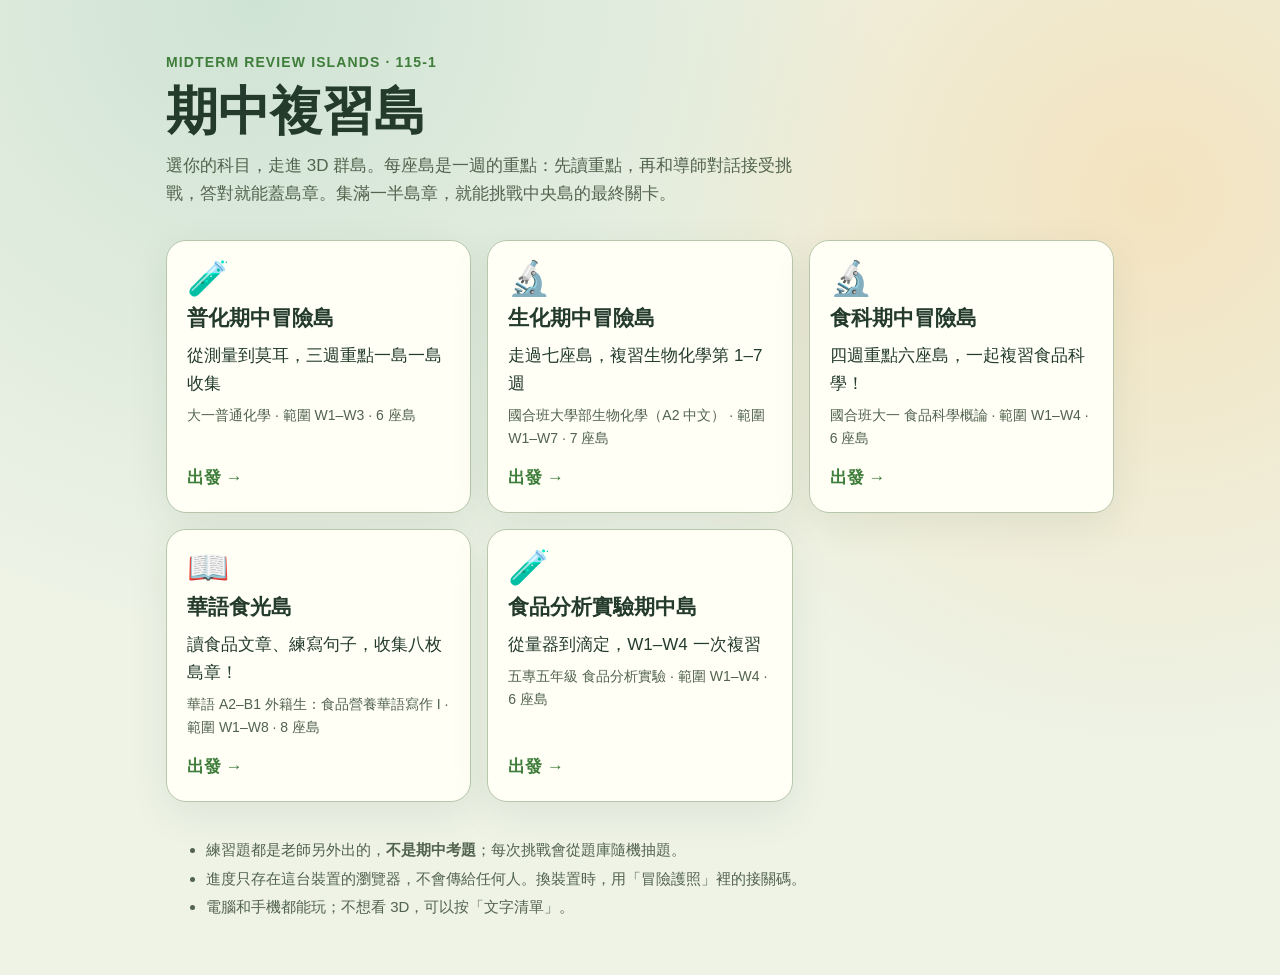
<file: docs/index.html>
<!doctype html>
<html lang="zh-Hant">
<head>
<meta charset="utf-8"><meta name="viewport" content="width=device-width,initial-scale=1">
<meta name="theme-color" content="#eef3e6">
<meta name="description" content="期中複習島：選你的科目，走進 3D 群島，讀重點、做練習、收集島章。">
<title>期中複習島</title>
<link rel="icon" href="data:image/svg+xml,%3Csvg xmlns='http://www.w3.org/2000/svg' viewBox='0 0 64 64'%3E%3Ctext y='50' font-size='48'%3E🏝️%3C/text%3E%3C/svg%3E">
<style>
:root{--bg:#eef3e6;--surface:#fffff6;--ink:#243b2c;--muted:#52634e;--line:#b8c7ac;--primary:#3f7d3a;--accent:#e3a33b;color-scheme:light}
@media (prefers-color-scheme:dark){:root{--bg:#1b2a20;--surface:#263b2c;--ink:#f0f5e7;--muted:#c1d0b8;--line:#61745e;--primary:#a9d699;color-scheme:dark}}
*{box-sizing:border-box}
body{margin:0;min-height:100vh;background:radial-gradient(circle at 20% 0%,#cfe3d4 0,transparent 45%),radial-gradient(circle at 90% 20%,#f3e3bf 0,transparent 40%),var(--bg);font:17px/1.65 "Microsoft JhengHei","Noto Sans TC",sans-serif;color:var(--ink)}
@media (prefers-color-scheme:dark){body{background:var(--bg)}}
main{max-width:980px;margin:0 auto;padding:48px 16px 40px}
.eyebrow{color:var(--primary);font-weight:700;letter-spacing:.08em;font-size:14px}
h1{font-size:clamp(32px,6vw,52px);line-height:1.15;margin:6px 0 10px}
.lead{color:var(--muted);max-width:640px;margin:0 0 32px}
.grid{display:grid;grid-template-columns:repeat(auto-fill,minmax(270px,1fr));gap:16px}
.card{display:flex;flex-direction:column;gap:6px;padding:20px;border:1px solid var(--line);border-radius:20px;background:var(--surface);color:inherit;text-decoration:none;box-shadow:0 12px 40px #1d3b2814;transition:transform .2s,border-color .2s}
.card:hover{transform:translateY(-3px);border-color:var(--primary)}
.card:focus-visible{outline:3px solid var(--accent);outline-offset:3px}
.icon{font-size:34px;line-height:1}
.card strong{font-size:21px}
.meta{font-size:14px;color:var(--muted)}
.go{margin-top:auto;padding-top:8px;color:var(--primary);font-weight:700}
.notes{margin-top:36px;font-size:15px;color:var(--muted)}
.notes li{margin-bottom:4px}
@media (prefers-reduced-motion:reduce){.card{transition:none}.card:hover{transform:none}}
</style>
</head>
<body>
<main>
<span class="eyebrow">MIDTERM REVIEW ISLANDS · 115-1</span>
<h1>期中複習島</h1>
<p class="lead">選你的科目，走進 3D 群島。每座島是一週的重點：先讀重點，再和導師對話接受挑戰，答對就能蓋島章。集滿一半島章，就能挑戰中央島的最終關卡。</p>
<div id="courses" class="grid" aria-live="polite"><p>載入科目中…</p></div>
<ul class="notes">
<li>練習題都是老師另外出的，<strong>不是期中考題</strong>；每次挑戰會從題庫隨機抽題。</li>
<li>進度只存在這台裝置的瀏覽器，不會傳給任何人。換裝置時，用「冒險護照」裡的接關碼。</li>
<li>電腦和手機都能玩；不想看 3D，可以按「文字清單」。</li>
</ul>
</main>
<script>
const esc=s=>String(s??'').replace(/[&<>"']/g,c=>({'&':'&amp;','<':'&lt;','>':'&gt;','"':'&quot;',"'":'&#39;'}[c]));
fetch('./data/courses.json').then(r=>{if(!r.ok)throw Error();return r.json()}).then(list=>{
 document.querySelector('#courses').innerHTML=list.map(c=>`<a class="card" href="play.html?c=${encodeURIComponent(c.id)}"><span class="icon" aria-hidden="true">${esc(c.icon)}</span><strong>${esc(c.title)}</strong><span>${esc(c.tagline)}</span><span class="meta">${esc(c.audience)} · 範圍 ${esc(c.scope)} · ${c.islands} 座島</span><span class="go">出發 →</span></a>`).join('');
}).catch(()=>{document.querySelector('#courses').innerHTML='<p>科目清單載入失敗，請重新整理。</p>'});
</script>
</body>
</html>
</file>
<file: docs/styles.css>
:root{--bg:#eef3e6;--surface:#fffff6;--ink:#243b2c;--muted:#52634e;--line:#b8c7ac;--primary:#3f7d3a;--accent:#e3a33b;--shadow:0 18px 60px #1d3b2820;color-scheme:light}html[data-theme=tundra]{--bg:#dfe8d3;--surface:#f7f9ef;--ink:#29392d;--muted:#4f604e;--line:#a9b99f}html[data-theme=deep]{--bg:#1b2a20;--surface:#263b2c;--ink:#f0f5e7;--muted:#c1d0b8;--line:#61745e;--primary:#a9d699;color-scheme:dark}*{box-sizing:border-box}body{margin:0;background:var(--bg);font:17px/1.65 "Microsoft JhengHei","Noto Sans TC",sans-serif;color:var(--ink);overflow:hidden}button,input,select,textarea{font:inherit}button,a,input,select,textarea{-webkit-tap-highlight-color:transparent}button{min-height:44px;min-width:44px;padding:9px 15px;border:1px solid var(--line);border-radius:14px;background:var(--surface);color:var(--ink);cursor:pointer;transition:background .2s,transform .2s}button:hover{background:var(--bg);border-color:var(--primary)}button:active{transform:translateY(1px)}button:disabled{opacity:.5;cursor:not-allowed}button:focus-visible,a:focus-visible,input:focus-visible,select:focus-visible,textarea:focus-visible{outline:3px solid var(--accent);outline-offset:3px}button.primary,.primary{background:var(--primary);color:var(--surface);border-color:var(--primary)}html[data-theme=deep] .primary{color:#182c1c}button[aria-pressed=true],button.active{box-shadow:inset 0 0 0 2px var(--primary);background:var(--bg)}[hidden]{display:none!important}h1,h2,h3,p{margin-top:0}h2{font-size:25px;line-height:1.4}h3{font-size:20px}small,.muted{color:var(--muted);font-size:14px}.row{display:flex;align-items:center;justify-content:space-between;gap:12px}.wide{width:100%}#world,#labels{position:fixed;inset:0}#world canvas{display:block;width:100%;height:100%;touch-action:none}#labels{pointer-events:none;overflow:hidden}.island-label{position:absolute;pointer-events:auto;transform:translate(-50%,-100%);white-space:nowrap;font-size:14px;font-weight:700;padding:6px 12px;border-radius:10px;box-shadow:0 4px 16px #16352320;background:#fffff3ed;color:#253c2c;border-color:#b8c7ac}.island-label small{display:block;font-size:11px;line-height:1.3;color:#52634e}.topbar{position:fixed;top:0;left:0;right:0;display:flex;align-items:center;justify-content:space-between;padding:24px 34px;pointer-events:none;z-index:3}.topbar>*{pointer-events:auto}.brand{display:flex;align-items:center;gap:12px;color:var(--ink);text-decoration:none;font-size:23px;font-weight:900}.brand small{display:block;font-size:9px;letter-spacing:3px;font-weight:600}.brandmark{display:grid;place-items:center;background:var(--primary);color:var(--surface);height:48px;width:48px;border-radius:16px;font-size:32px}.top-actions{display:flex;gap:9px;align-items:center}#clock{font-size:13px;padding-right:10px}.intro{position:fixed;top:142px;left:42px;width:310px;pointer-events:none;z-index:1}.eyebrow{font-size:12px;font-weight:800;letter-spacing:3px;color:var(--muted)}h1{font-size:44px;line-height:1.25;letter-spacing:-2px;margin:17px 0 20px;font-weight:900}.intro p{font-size:15px;max-width:250px}.tags{display:flex;gap:6px;flex-wrap:wrap}.tags span,.badge{font-size:12px;border:1px solid var(--line);border-radius:30px;padding:3px 9px;background:var(--surface)}.journey{position:fixed;left:34px;bottom:110px;width:274px;background:var(--surface);padding:18px;border:1px solid var(--line);border-radius:22px;box-shadow:var(--shadow);z-index:2}.journey .row button{font-size:12px;padding:5px 8px}#stats{font-size:13px;margin:10px 0;color:var(--muted)}#mini-stamps{display:flex;gap:6px;margin-bottom:14px}#mini-stamps span{display:grid;place-items:center;width:36px;height:36px;background:var(--bg);border:1px solid var(--line);border-radius:50%;filter:grayscale(1);opacity:.5}#mini-stamps span.earned{filter:none;opacity:1;border-color:var(--accent)}.world-tools{position:fixed;right:30px;bottom:110px;display:flex;gap:7px;z-index:2}.world-tools button{font-size:14px}.bottom{position:fixed;left:34px;right:34px;bottom:26px;display:flex;align-items:center;gap:20px;z-index:2}.bottom .primary{padding:16px 24px;min-width:274px;border-radius:17px;display:flex;justify-content:space-between;gap:24px;font-weight:700}.scene-hint{font-size:13px;color:var(--muted);background:var(--surface);padding:5px 12px;border-radius:12px}.bottom #bag{margin-left:auto;min-height:58px}#bag-count{background:var(--bg);border-radius:12px;padding:2px 8px}.place-list{position:fixed;left:24px;top:95px;bottom:100px;width:360px;max-width:calc(100% - 32px);padding:22px;background:var(--surface);border:1px solid var(--line);border-radius:24px;box-shadow:var(--shadow);overflow:auto;z-index:5}.place-list h2{font-size:22px;margin-bottom:0}.place-list label{font-size:14px}input,select,textarea{display:block;width:100%;background:var(--bg);color:var(--ink);border:1px solid var(--line);border-radius:11px;padding:11px;margin:6px 0 14px;min-height:46px}textarea{min-height:110px;resize:vertical}.place-card{display:block;width:100%;text-align:left;padding:15px;margin:9px 0;border-radius:15px}.place-card strong{display:block;font-size:18px}.place-card span{display:block;font-size:13px;color:var(--muted)}.panel{position:fixed;right:22px;top:100px;bottom:95px;width:460px;max-width:calc(100vw - 32px);background:var(--surface);border:1px solid var(--line);border-radius:25px;box-shadow:var(--shadow);z-index:6;overflow:auto;padding:24px}.panel-head{display:flex;justify-content:space-between;gap:10px;align-items:flex-start;border-bottom:1px solid var(--line);margin-bottom:18px;padding-bottom:14px}.panel-head h2{margin:5px 0 0}.panel-head button{flex-shrink:0}.tabs{display:flex;gap:5px;margin:20px 0;position:sticky;top:0;background:var(--surface);padding:8px 0;z-index:1}.tabs button{flex:1;padding:8px 5px;font-size:15px}.lesson{border-bottom:1px solid var(--line);padding:13px 0}.example{padding:15px;background:var(--bg);border-left:3px solid var(--accent);border-radius:0 13px 13px 0;font-size:15px}.notice{padding:12px 14px;border:1px dashed var(--line);border-radius:13px;font-size:13px;color:var(--muted);margin:15px 0}.action-row{display:flex;gap:8px;flex-wrap:wrap;margin:15px 0}.quiz-option{display:block;width:100%;text-align:left;margin:9px 0;padding:14px}.feedback{padding:14px;border-radius:14px;background:var(--bg);border:1px solid var(--primary);margin:15px 0}.error{color:#b13d32}html[data-theme=deep] .error{color:#ffb0a4}.progress-bar{height:5px;background:var(--bg);border-radius:10px;overflow:hidden;margin:12px 0}.progress-bar span{display:block;height:100%;background:var(--primary)}dialog{width:590px;max-width:calc(100vw - 24px);max-height:88dvh;overflow:auto;background:var(--surface);color:var(--ink);border:1px solid var(--line);border-radius:24px;padding:26px;box-shadow:var(--shadow)}dialog::backdrop{background:#122a2766;backdrop-filter:blur(6px)}dialog .row h2{margin:0}#modal-body{margin-top:20px}fieldset{border:1px solid var(--line);border-radius:14px;padding:12px;margin:14px 0}fieldset label{display:inline-flex;align-items:center;gap:8px;margin:5px 10px 5px 0}input[type=radio]{width:20px;min-height:20px;margin:0;accent-color:var(--primary)}.avatar-choice{display:flex;gap:10px}.avatar-choice label{flex:1;background:var(--bg);padding:16px 8px;border-radius:16px;flex-direction:column}.avatar-choice span{font-size:34px}.passport-grid{display:grid;grid-template-columns:repeat(2,1fr);gap:10px}.stamp{border:1px dashed var(--line);padding:15px;border-radius:16px;text-align:center;background:var(--bg);filter:grayscale(1);opacity:.65}.stamp.earned{filter:none;opacity:1;border:2px solid var(--accent)}.stamp b{font-size:32px;display:block}.resident-card{border:1px solid var(--line);border-radius:13px;padding:12px;margin:10px 0}.resident-card button{font-size:14px}.bubble{position:fixed;left:50%;bottom:110px;transform:translateX(-50%);width:355px;max-width:calc(100vw - 24px);background:var(--surface);padding:19px;border:1px solid var(--line);border-radius:20px;box-shadow:var(--shadow);z-index:8}.bubble p{margin:8px 0}.bubble .action-row{margin-bottom:0}.bubble button{font-size:14px;padding:7px 10px}.bubble-title{font-weight:700}.bag-grid{display:grid;grid-template-columns:repeat(2,1fr);gap:10px}.bag-item{background:var(--bg);padding:15px;border-radius:14px}.bag-item b{float:right}#toast{position:fixed;left:50%;top:100px;transform:translate(-50%,-20px);opacity:0;background:var(--ink);color:var(--surface);padding:12px 20px;border-radius:16px;pointer-events:none;max-width:90vw;z-index:30;transition:.25s}#toast.show{opacity:1;transform:translate(-50%,0)}#skip-film{position:fixed;left:50%;bottom:110px;transform:translateX(-50%);z-index:10}.skip{position:absolute;left:10px;top:-100px;z-index:50;background:var(--surface);color:var(--ink);padding:12px}.skip:focus{top:10px}.certificate{width:100%;border-radius:12px;border:1px solid var(--line)}.text-mode #labels{display:none}.text-mode #world{opacity:.12}.text-mode .intro{display:none}.text-mode .journey{display:none}@media(min-width:1100px){body.panel-open .intro{visibility:hidden}body.panel-open .world-tools{right:510px}}@media(max-width:900px){.intro{top:115px;left:25px;width:240px}h1{font-size:38px}.journey{width:240px;left:22px}.topbar{padding:20px 22px}.scene-hint{display:none}.bottom{left:22px;right:22px}.bottom .primary{min-width:240px}.world-tools{right:22px;bottom:112px;flex-direction:column}.panel{width:410px;right:16px}.brand{font-size:20px}#clock{display:none}}@media(max-width:600px){body{font-size:17px}.topbar{padding:14px 15px}.brandmark{width:38px;height:38px;border-radius:12px}.brand{gap:8px;font-size:18px}.brand small{font-size:7px;letter-spacing:1.5px}.top-actions{gap:5px}.top-actions button{font-size:12px;padding:7px}#help{display:none}.intro{top:93px;left:22px;width:250px}.intro .eyebrow{font-size:10px}h1{font-size:34px;margin:10px 0;line-height:1.22}.intro p{font-size:12px;margin-bottom:9px}.tags span{font-size:10px}.journey{left:15px;bottom:94px;width:205px;padding:12px;border-radius:17px}.journey #stats{font-size:11px;margin:5px 0}.journey #mini-stamps{gap:5px;margin-bottom:6px}.journey #mini-stamps span{width:28px;height:28px;font-size:14px}.journey .row strong{font-size:13px}.journey .row button{font-size:10px;padding:3px 5px}.journey .wide{font-size:12px;padding:5px}.world-tools{right:14px;bottom:94px;gap:5px}.world-tools button{font-size:11px;padding:5px 9px}.bottom{bottom:16px;left:15px;right:15px;gap:8px}.bottom .primary{min-width:0;flex:1;padding:12px 16px;font-size:15px;min-height:58px}.bottom #bag{padding:10px;font-size:14px;min-width:90px}.panel{left:0;right:0;top:auto;bottom:0;width:100%;max-width:100%;height:72dvh;border-radius:25px 25px 0 0;padding:20px 20px 35px;box-shadow:0 -15px 70px #1d3b2830}.place-list{top:80px;bottom:85px;left:12px;padding:18px;max-width:calc(100% - 24px)}.island-label{font-size:11px;padding:5px 9px;min-height:44px}.island-label small{font-size:9px}body.panel-open .journey,body.panel-open .world-tools,body.panel-open .bottom{visibility:hidden}.bubble{bottom:85px}.panel h2{font-size:23px}dialog{padding:20px}.passport-grid{grid-template-columns:1fr 1fr}.stamp{font-size:13px;padding:10px}.avatar-choice label{margin:0;font-size:14px}.avatar-choice{gap:5px}.intro{pointer-events:none}.topbar{z-index:4}}@media(prefers-reduced-motion:reduce){*,*::before,*::after{scroll-behavior:auto!important;transition:none!important;animation:none!important}}@media print{body>*{display:none!important}dialog[open]{display:block!important;position:static;max-height:none;max-width:none;width:100%;border:0;box-shadow:none}dialog .row,dialog .action-row,dialog .notice,dialog label,dialog input{display:none!important}.certificate{display:block;width:100%}}

/* Seasons, weather and the seven-stop tour. */
.environment-controls{position:fixed;right:30px;bottom:177px;width:288px;padding:12px 14px;background:var(--surface);border:1px solid var(--line);border-radius:20px;box-shadow:var(--shadow);z-index:3;display:grid;grid-template-columns:1fr 1fr;gap:8px 12px}
.environment-controls label{font-size:13px;font-weight:700}.environment-controls select{margin:3px 0 0;padding:6px;font-size:14px;min-height:44px}.environment-controls>button{grid-column:1/-1;font-size:14px}
#typhoon-banner{position:fixed;left:50%;top:102px;transform:translateX(-50%);width:max-content;max-width:calc(100% - 24px);padding:9px 22px;border-radius:16px;background:#69451e;color:#fff9e8;text-align:center;z-index:5;box-shadow:var(--shadow);pointer-events:none}#typhoon-banner small{display:block;color:#f7e6c6;font-size:11px}
#tour-card{position:fixed;bottom:24px;left:50%;transform:translateX(-50%);width:620px;max-width:calc(100vw - 24px);padding:18px 22px;background:var(--surface);border:1px solid var(--line);border-radius:22px;box-shadow:var(--shadow);z-index:7}#tour-card h2{margin:3px 0 6px;font-size:24px}#tour-card p{margin:0 0 12px;font-size:15px;line-height:1.5}.tour-actions{display:flex;gap:8px;flex-wrap:wrap}.tour-actions button{flex:1;white-space:nowrap;font-size:14px;padding:8px}
body.touring .intro,body.touring .journey,body.touring .bottom,body.touring .world-tools{visibility:hidden}
@media(min-width:601px){body.panel-open .environment-controls{right:510px}}
@media(max-width:900px) and (min-width:601px){.environment-controls{right:22px;width:220px}body.panel-open .environment-controls{right:auto;left:22px}}
@media(max-width:600px){.environment-controls{right:14px;bottom:252px;width:136px;padding:10px;grid-template-columns:1fr;gap:5px;border-radius:16px}.environment-controls label{font-size:11px}.environment-controls select{font-size:12px}.environment-controls>button{font-size:12px;padding:7px 4px}body.panel-open .environment-controls{visibility:hidden}#typhoon-banner{top:77px;font-size:15px;padding:6px 16px}body.typhoon .intro{top:151px}#tour-card{bottom:12px;padding:14px;max-height:45dvh;overflow:auto}#tour-card h2{font-size:22px}#tour-card p{font-size:14px}.tour-actions{gap:5px}.tour-actions button{font-size:12px;min-width:0;padding:7px 4px}}
@media(max-height:650px){.environment-controls{bottom:160px;width:240px;grid-template-columns:1fr 1fr}.environment-controls label{font-size:11px}.environment-controls>button{min-height:44px}.environment-controls select{min-height:44px}}
.text-mode .environment-controls{display:none}

/* Short interface motion; scale preserves the scene labels' translate transform. */
button{transition:background .2s,border-color .2s,transform .2s,scale .2s,box-shadow .2s}
@media(hover:hover){button:not(:disabled):hover{scale:1.035;box-shadow:0 7px 18px #16352338}}
.title-letter{display:inline-block;white-space:pre;animation:title-rise .38s cubic-bezier(.2,.8,.3,1) both;animation-delay:var(--letter-delay)}
.motion-title-accessible{position:absolute;width:1px;height:1px;padding:0;margin:-1px;overflow:hidden;clip-path:inset(50%);white-space:nowrap}
@keyframes title-rise{from{opacity:0;transform:translateY(14px)}to{opacity:1;transform:translateY(0)}}
.panel:not([hidden]){animation:panel-arrive .36s cubic-bezier(.2,.8,.3,1) both}
@keyframes panel-arrive{from{opacity:0;transform:translateX(32px)}to{opacity:1;transform:translateX(0)}}
#exp-value,#stamp-value{font-variant-numeric:tabular-nums}
.stamp-arrival{position:relative;animation:stamp-press .56s ease-out both}
.stamp-arrival::after{content:"✦";position:absolute;right:3px;top:0;color:var(--accent);pointer-events:none;animation:stamp-spark .64s ease-out both}
@keyframes stamp-press{0%{transform:scale(1.25) rotate(-10deg);box-shadow:0 0 0 0 #e3a33b88}45%{transform:scale(.94) rotate(3deg);box-shadow:0 0 0 7px #e3a33b44}75%{transform:scale(1.04) rotate(-1deg)}100%{transform:scale(1) rotate(0);box-shadow:0 0 0 12px #e3a33b00}}
@keyframes stamp-spark{0%{opacity:0;transform:scale(.5)}30%{opacity:1;transform:scale(1.3)}100%{opacity:0;transform:translateY(-8px) scale(.8)}}
html[data-reduced-motion=true] *,html[data-reduced-motion=true] *::before,html[data-reduced-motion=true] *::after{animation:none!important;transition:none!important;scroll-behavior:auto!important}
html[data-reduced-motion=true] button{scale:1!important}
html[data-reduced-motion=true] .stamp-arrival::after{display:none}
@media(prefers-reduced-motion:reduce){button{scale:1!important}.stamp-arrival::after{display:none}}

/* Readable interface surfaces stay independent of the scene lighting. */
.brand{background:var(--surface);padding:9px 14px;border:1px solid var(--line);border-radius:20px}.intro::before{content:"";position:absolute;inset:-18px;z-index:-1;background:var(--surface);opacity:.96;border-radius:24px}#clock{background:var(--surface);padding:6px 12px;border-radius:12px}.intro{isolation:isolate}@media(max-width:600px){.brand{padding:6px 9px;border-radius:16px}.intro::before{inset:-10px}.intro{top:109px}.intro h1{font-size:32px}.intro .tags{gap:4px}.topbar{padding-top:12px}}

.intro p{max-width:none;font-size:14px}@media(max-width:600px){.intro p{font-size:12px}}

@media(max-width:600px){.intro{top:96px;width:265px}.intro>.eyebrow,.intro>.tags{display:none}.intro h1{font-size:26px;line-height:1.2;margin:5px 0 8px}.intro p{font-size:11px;margin:0}.intro::before{inset:-10px}}

/* 手機版面（2026-10-30 改版）：工具集中在上、下兩條，中間露出 3D 群島；面板是可展開的底部抽屜 */
#env-toggle,#panel-grip{display:none}
@media(max-width:600px){
 .topbar{padding:calc(10px + env(safe-area-inset-top)) 12px 0}
 #help{display:inline-block}
 .intro{display:none}
 .journey{top:calc(70px + env(safe-area-inset-top));bottom:auto;left:12px;right:12px;width:auto;padding:6px 8px 6px 12px;border-radius:16px;display:grid;grid-template-columns:1fr auto;align-items:center;gap:0 8px}
 .journey .row{grid-column:1;min-width:0;justify-content:flex-start}
 .journey .row strong{font-size:14px;overflow:hidden;text-overflow:ellipsis;white-space:nowrap}
 .journey .row button,.journey #passport{font-size:12px;padding:6px 10px;width:auto}
 .journey #passport{grid-column:2;grid-row:1}
 .journey #stats{grid-column:1/-1;font-size:12px;margin:0 0 2px;line-height:1.4}
 .journey #mini-stamps{display:none}
 .world-tools{left:12px;right:12px;bottom:calc(80px + env(safe-area-inset-bottom));flex-direction:row;gap:6px}
 .world-tools button{flex:1;min-width:0;font-size:12px;padding:6px 4px;white-space:nowrap}
 #env-toggle{display:block}
 .bottom{left:12px;right:12px;bottom:calc(12px + env(safe-area-inset-bottom))}
 .bottom .primary{min-height:56px}
 .bottom #bag{min-height:56px}
 .environment-controls{display:none}
 body.env-open .environment-controls{display:grid;left:12px;right:12px;width:auto;bottom:calc(136px + env(safe-area-inset-bottom));grid-template-columns:1fr 1fr;gap:6px 10px;padding:12px}
 body.env-open .environment-controls>button{grid-column:1/-1;min-height:44px}
 .environment-controls select{min-height:44px}
 #typhoon-banner{top:calc(160px + env(safe-area-inset-top))}
 .bubble{bottom:calc(136px + env(safe-area-inset-bottom))}
 .panel{height:72dvh;padding:0 18px calc(28px + env(safe-area-inset-bottom));transition:height .25s}
 body.panel-tall .panel{height:calc(100dvh - 8px)}
 #panel-grip{display:block;position:sticky;top:0;width:calc(100% + 36px);margin:0 -18px 4px;min-height:44px;padding:18px 0 14px;border:0;border-radius:0;background:var(--surface);z-index:2}
 #panel-grip span{display:block;width:44px;height:5px;margin:0 auto;border-radius:3px;background:var(--line)}
 .panel-head{padding-top:4px}
 .tabs{top:44px}
 .place-list .muted a{display:inline-block;padding:10px 4px;min-height:44px}
 .place-list{top:calc(70px + env(safe-area-inset-top));bottom:calc(80px + env(safe-area-inset-bottom))}
 .quiz-option{padding:14px 12px;font-size:16px}
}
/* 手機橫放（高度小）：介紹收起，旅程卡縮成一條，面板占右側全高 */
@media(max-height:500px) and (min-width:601px){
 .intro{display:none}
 .topbar{padding:8px 14px}
 .brandmark{width:36px;height:36px;font-size:22px}
 .brand{font-size:16px}
 .journey{top:58px;bottom:auto;left:14px;width:250px;padding:8px 12px}
 .journey #mini-stamps{display:none}
 .journey #stats{margin:2px 0 6px}
 .world-tools{right:14px;bottom:12px;flex-direction:row}
 .world-tools button{font-size:12px;padding:6px 10px}
 .environment-controls{right:14px;bottom:64px;width:230px;grid-template-columns:1fr 1fr;padding:8px 10px}
 .environment-controls label{font-size:11px}
 .bottom{left:14px;right:auto;bottom:12px}
 .bottom .primary{min-width:0;min-height:48px;padding:10px 18px}
 .bottom #bag{min-height:48px;margin-left:8px}
 .scene-hint{display:none}
 .panel{top:8px;bottom:8px;right:8px;width:min(460px,58vw);padding:16px 18px}
 body.panel-open .environment-controls,body.panel-open .world-tools{visibility:hidden}
 .place-list{top:58px;bottom:70px}
 dialog{max-height:94dvh;padding:16px 20px}
}
 
@media(max-width:600px){#toast{top:calc(156px + env(safe-area-inset-top))}}
/* 平板（601–900px）：工具列改橫排，避免和季節天氣框重疊；開面板時收起右下工具 */
@media(max-width:900px) and (min-width:601px){
 .world-tools{flex-direction:row}
 body.panel-open .environment-controls,body.panel-open .world-tools{visibility:hidden}
}
/* 手機橫放：旅程卡縮成兩行；天氣改成按鈕展開；居民對話放右下 */
@media(max-height:500px) and (min-width:601px){
 .journey{top:76px;width:300px;padding:6px 8px 6px 12px;display:grid;grid-template-columns:1fr auto;align-items:center;gap:0 8px}
 .journey .row{grid-column:1;min-width:0;justify-content:flex-start}
 .journey .row strong{font-size:14px;overflow:hidden;text-overflow:ellipsis;white-space:nowrap}
 .journey .row button,.journey #passport{font-size:12px;padding:6px 10px;width:auto}
 .journey #passport{grid-column:2;grid-row:1}
 .journey #stats{grid-column:1/-1;font-size:12px;margin:0 0 2px}
 #env-toggle{display:block}
 .environment-controls{display:none}
 body.env-open .environment-controls{display:grid}
 .bubble{left:auto;right:14px;transform:none;bottom:64px;width:340px;max-height:calc(100dvh - 140px);overflow:auto;padding:14px}
 #skip-film{bottom:64px}
 #toast{top:auto;bottom:70px}
}
</file>
